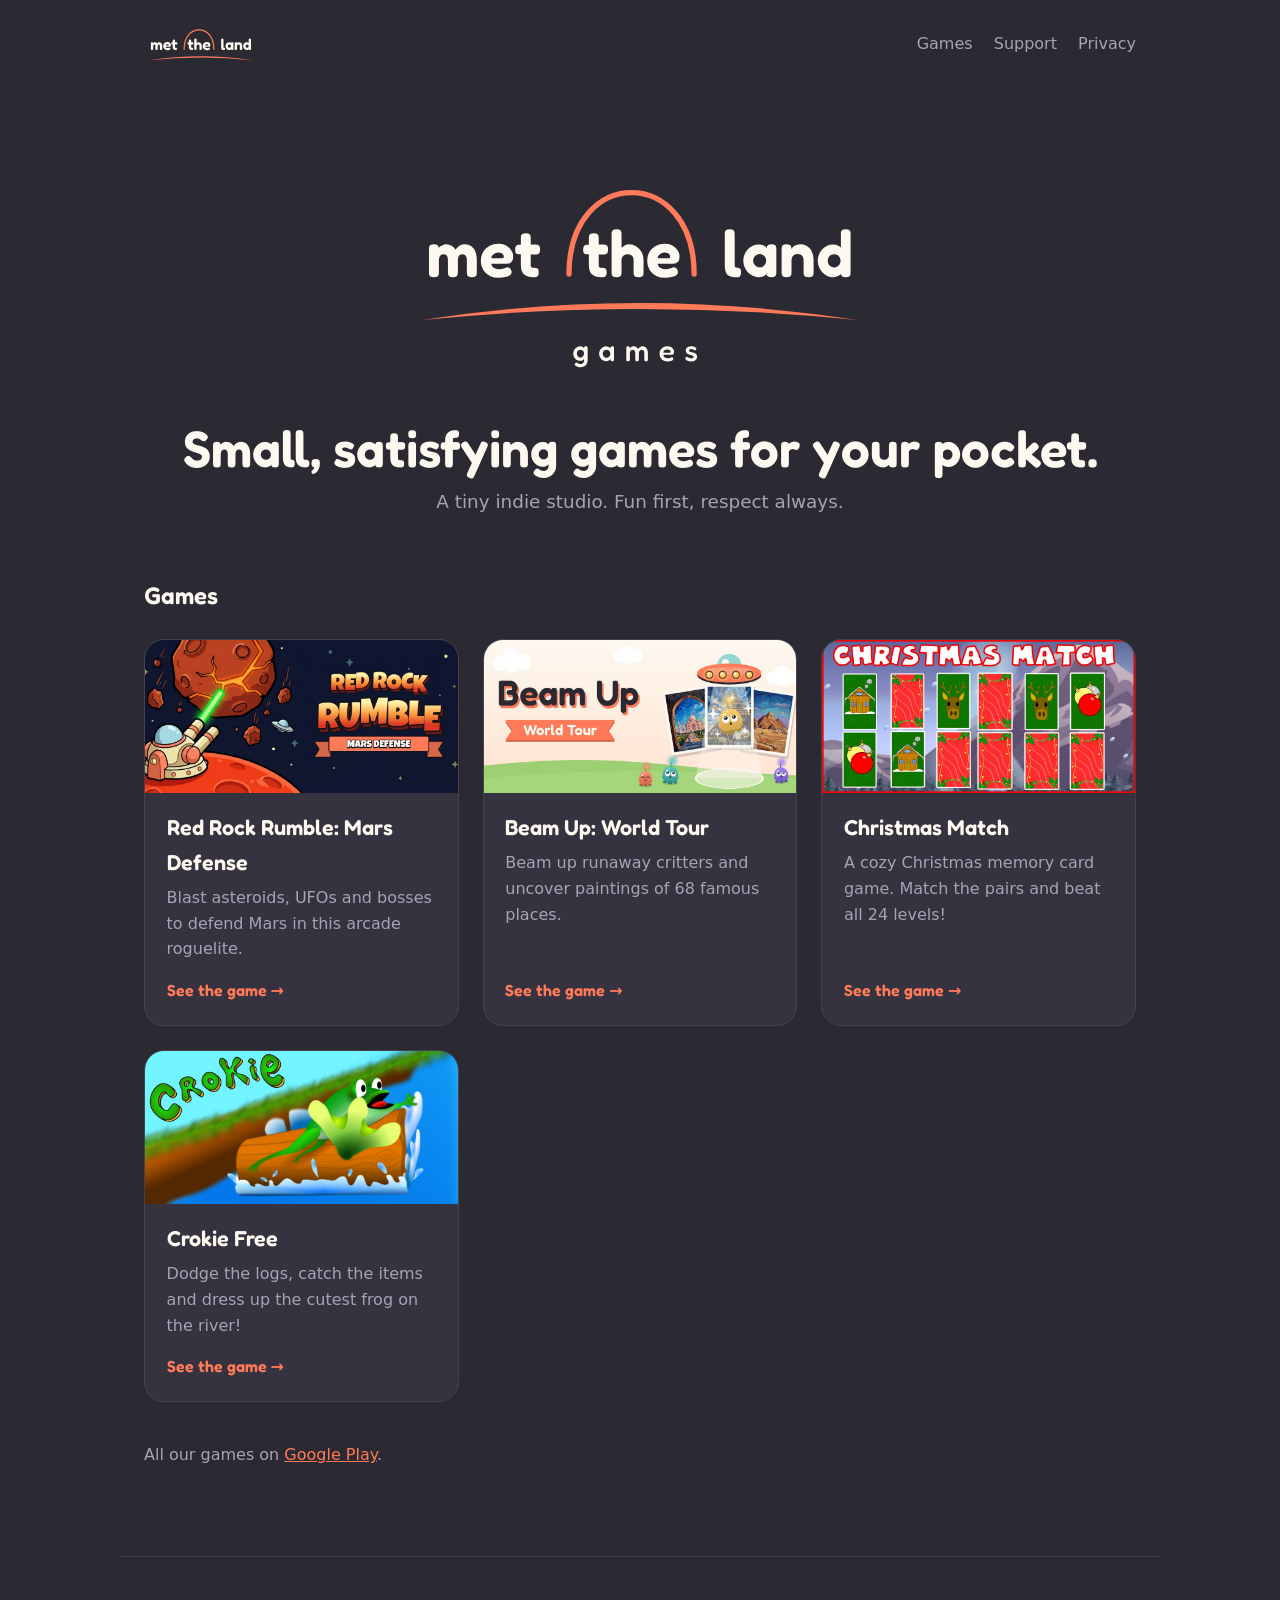
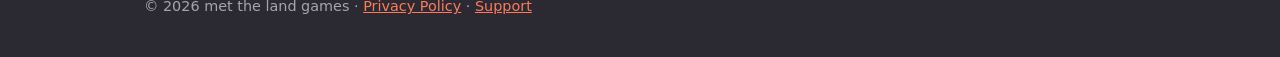
<file: index.html>
<!doctype html>
<html lang="en">
<head>
  <meta charset="utf-8">
  <meta name="viewport" content="width=device-width, initial-scale=1">
  <title>met the land games</title>
  <meta name="description" content="met the land games: small, satisfying mobile games from a tiny indie studio.">
  <link rel="canonical" href="https://metthelandgames.com/">
  <meta property="og:type" content="website">
  <meta property="og:site_name" content="met the land games">
  <meta property="og:title" content="met the land games">
  <meta property="og:description" content="met the land games: small, satisfying mobile games from a tiny indie studio.">
  <meta property="og:url" content="https://metthelandgames.com/">
  <meta property="og:image" content="https://metthelandgames.com/games/beam-up/banner.jpg">
  <meta name="twitter:card" content="summary_large_image">
  <link rel="icon" href="/favicon.svg" type="image/svg+xml">
  <link rel="apple-touch-icon" href="/apple-touch-icon.png">
  <meta name="theme-color" content="#2b2a33">
  <link rel="stylesheet" href="/style.css">
</head>
<body>
  <header class="wide">
    <a class="logo" href="/"><img src="/logo.svg" alt="met the land games" height="40"></a>
    <nav>
      <a href="/#games">Games</a>
      <a href="/support.html">Support</a>
      <a href="/privacy.html">Privacy</a>
    </nav>
  </header>

  <main class="wide">
    <section class="studio-hero">
      <img src="/logo-games.svg" alt="met the land games">
      <h1>Small, satisfying games for your pocket.</h1>
      <p class="muted">A tiny indie studio. Fun first, respect always.</p>
    </section>

    <h2 id="games">Games</h2>
    <div class="game-grid">
      <a class="game-card" href="/games/red-rock-rumble/">
        <img src="/games/red-rock-rumble/banner.jpg" alt="" width="1024" height="500" loading="lazy">
        <div class="game-card-body">
          <h3>Red Rock Rumble: Mars Defense</h3>
          <p>Blast asteroids, UFOs and bosses to defend Mars in this arcade roguelite.</p>
          <span class="more">See the game &rarr;</span>
        </div>
      </a>
      <a class="game-card" href="/games/beam-up/">
        <img src="/games/beam-up/banner.jpg" alt="" width="1024" height="500" loading="lazy">
        <div class="game-card-body">
          <h3>Beam Up: World Tour</h3>
          <p>Beam up runaway critters and uncover paintings of 68 famous places.</p>
          <span class="more">See the game &rarr;</span>
        </div>
      </a>
      <a class="game-card" href="/games/christmas-match/">
        <img src="/games/christmas-match/banner.jpg" alt="" width="1024" height="500" loading="lazy">
        <div class="game-card-body">
          <h3>Christmas Match</h3>
          <p>A cozy Christmas memory card game. Match the pairs and beat all 24 levels!</p>
          <span class="more">See the game &rarr;</span>
        </div>
      </a>
      <a class="game-card" href="/games/crokie-free/">
        <img src="/games/crokie-free/banner.jpg" alt="" width="1024" height="500" loading="lazy">
        <div class="game-card-body">
          <h3>Crokie Free</h3>
          <p>Dodge the logs, catch the items and dress up the cutest frog on the river!</p>
          <span class="more">See the game &rarr;</span>
        </div>
      </a>
    </div>
    <p class="muted">All our games on <a href="https://play.google.com/store/apps/dev?id=8334969832625227212">Google Play</a>.</p>
  </main>

  <footer class="wide">
    <p>&copy; 2026 met the land games &middot; <a href="/privacy.html">Privacy Policy</a> &middot; <a href="/support.html">Support</a></p>
  </footer>
</body>
</html>
</file>
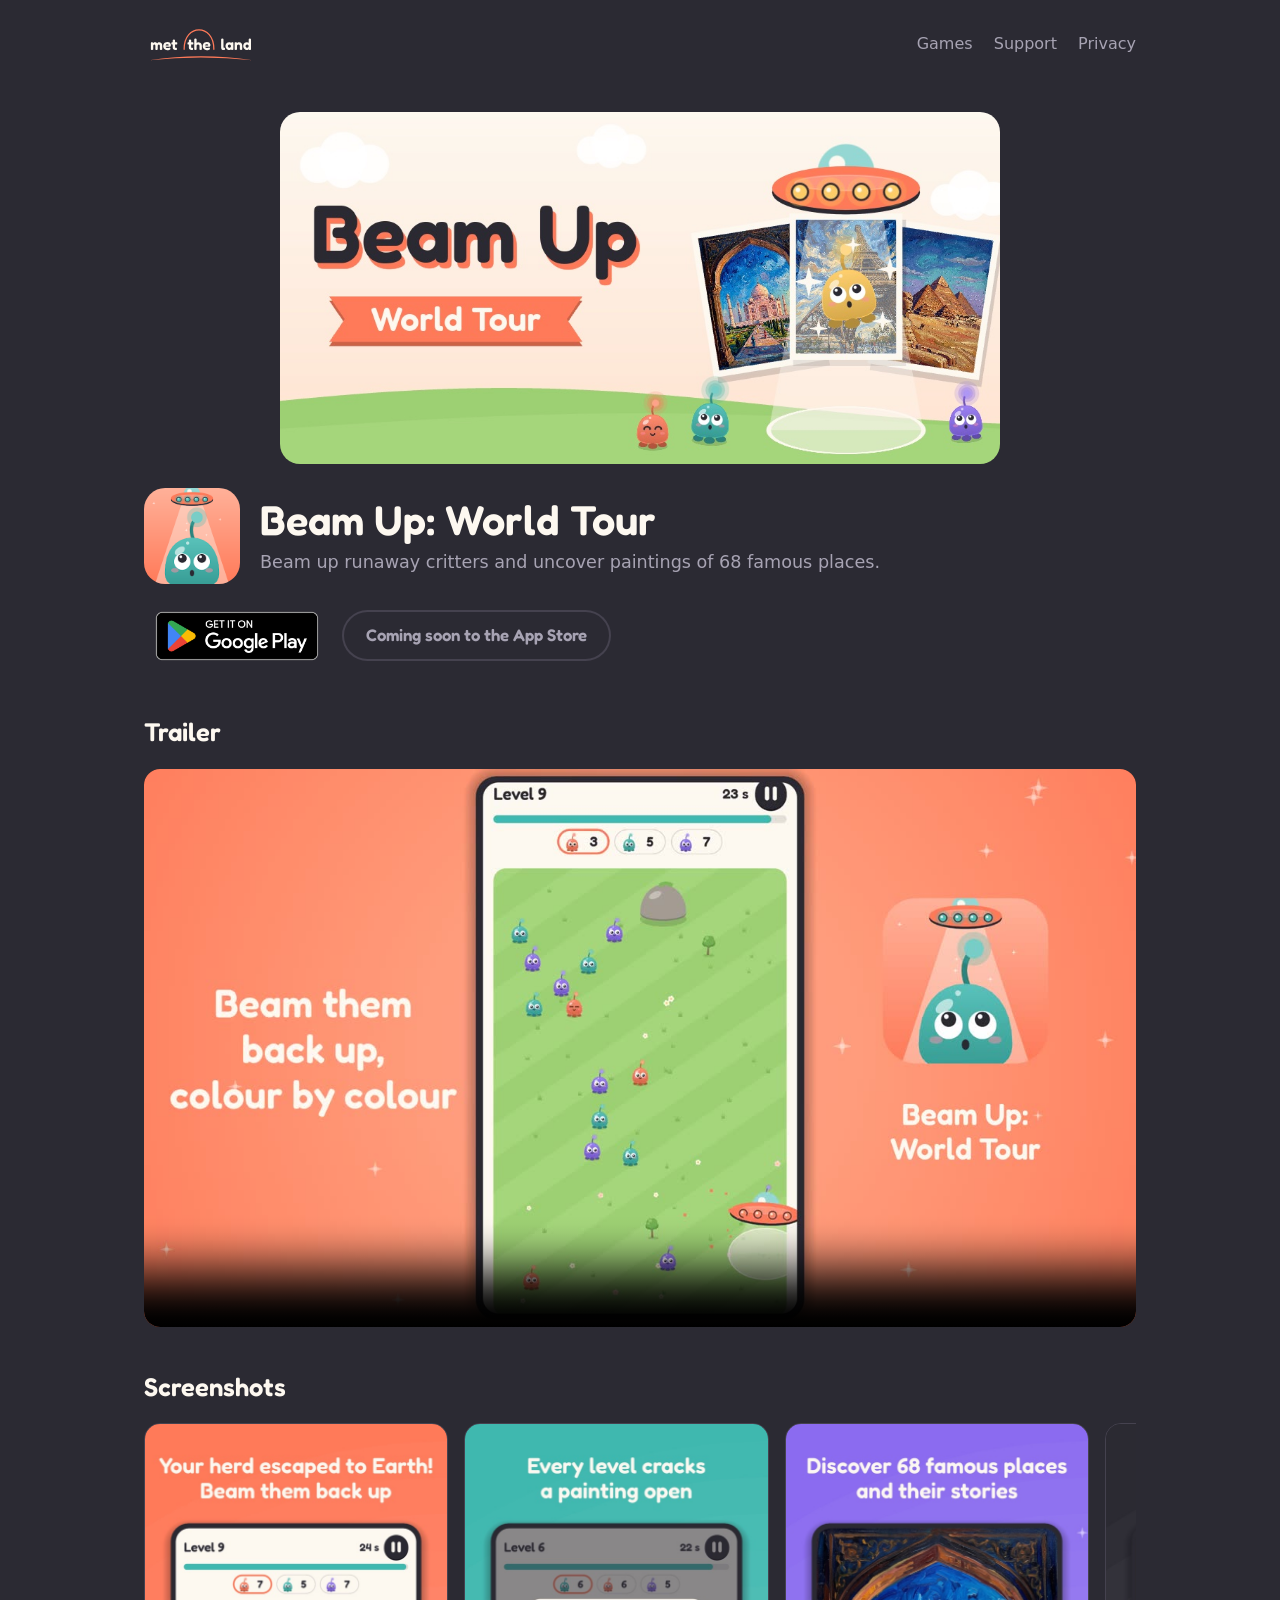
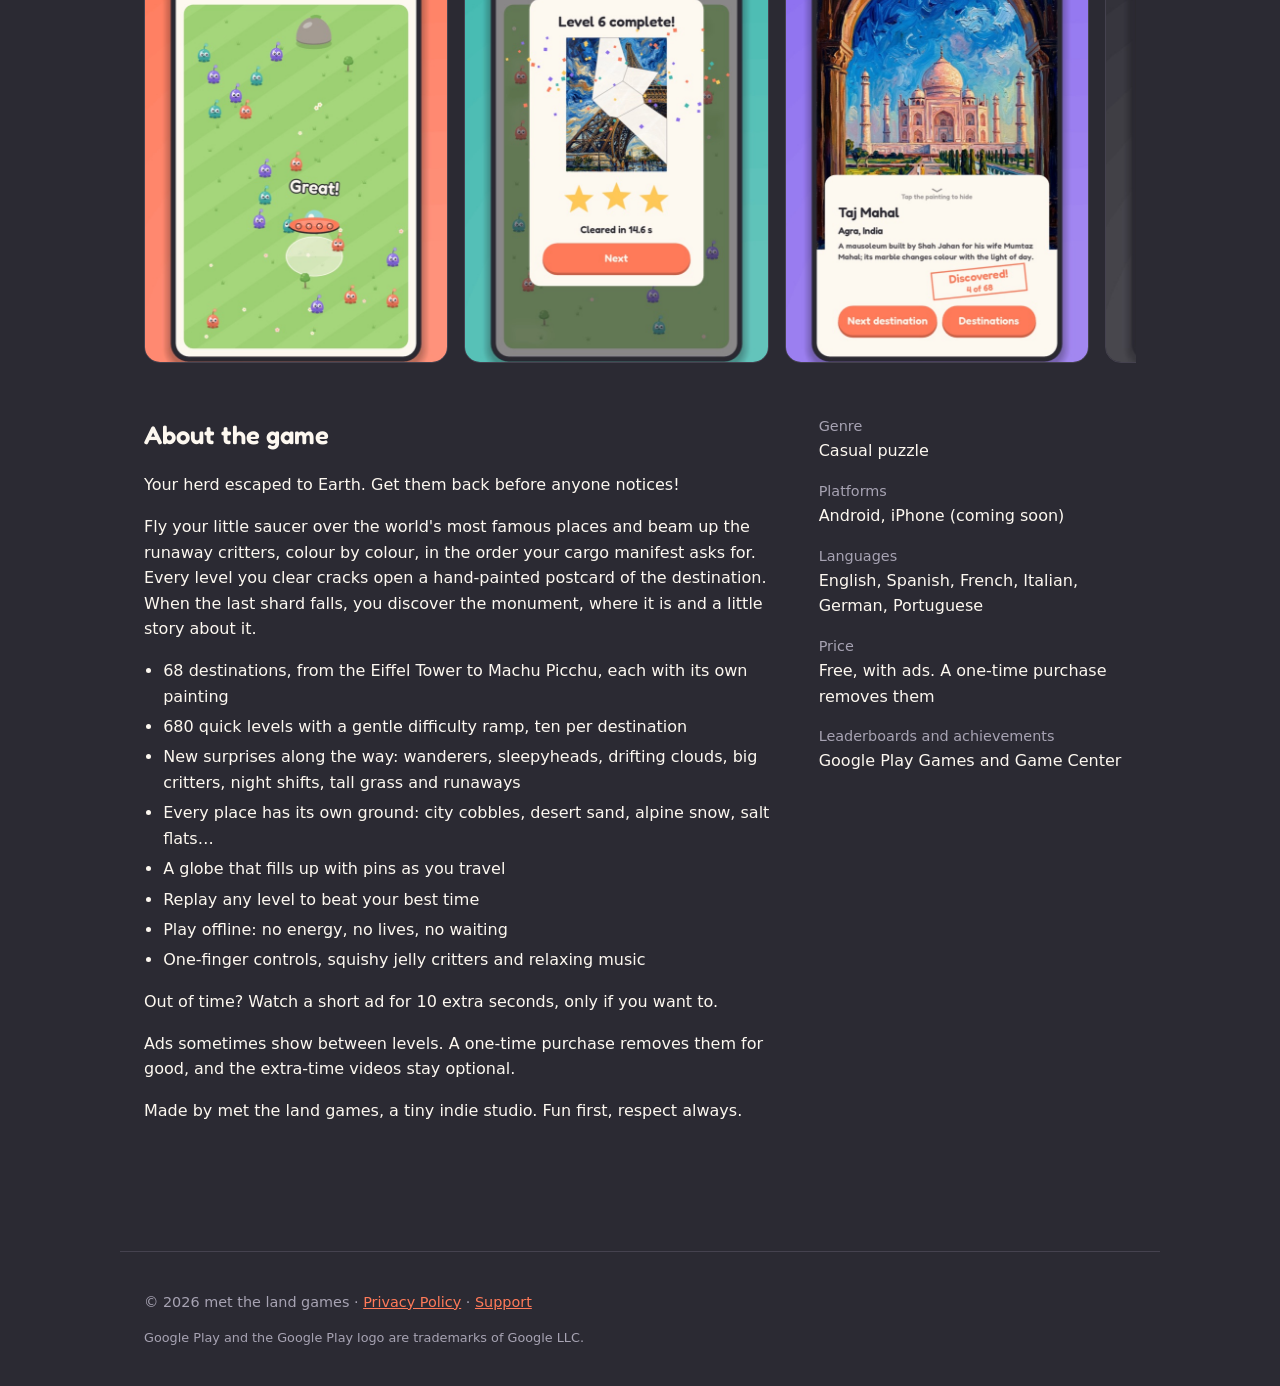
<file: games/beam-up/index.html>
<!doctype html>
<html lang="en">
<head>
  <meta charset="utf-8">
  <meta name="viewport" content="width=device-width, initial-scale=1">
  <title>Beam Up: World Tour · met the land games</title>
  <meta name="description" content="Beam up runaway critters and uncover paintings of 68 famous places.">
  <link rel="canonical" href="https://metthelandgames.com/games/beam-up/">
  <meta property="og:type" content="website">
  <meta property="og:site_name" content="met the land games">
  <meta property="og:title" content="Beam Up: World Tour · met the land games">
  <meta property="og:description" content="Beam up runaway critters and uncover paintings of 68 famous places.">
  <meta property="og:url" content="https://metthelandgames.com/games/beam-up/">
  <meta property="og:image" content="https://metthelandgames.com/games/beam-up/banner.jpg">
  <meta name="twitter:card" content="summary_large_image">
  <link rel="icon" href="/favicon.svg" type="image/svg+xml">
  <link rel="apple-touch-icon" href="/apple-touch-icon.png">
  <meta name="theme-color" content="#2b2a33">
  <link rel="stylesheet" href="/style.css">
</head>
<body>
  <header class="wide">
    <a class="logo" href="/"><img src="/logo.svg" alt="met the land games" height="40"></a>
    <nav>
      <a href="/#games">Games</a>
      <a href="/support.html">Support</a>
      <a href="/privacy.html">Privacy</a>
    </nav>
  </header>

  <main class="wide">
    <img class="game-banner" src="/games/beam-up/banner.jpg" alt="" width="1024" height="500">
    <div class="game-title">
      <img src="/games/beam-up.png" alt="">
      <div>
        <h1>Beam Up: World Tour</h1>
        <p>Beam up runaway critters and uncover paintings of 68 famous places.</p>
      </div>
    </div>
    <div class="stores">
      <a class="badge" href="https://play.google.com/store/apps/details?id=com.metthelandgames.beamup"><img src="/badges/google-play.png" alt="Get it on Google Play" width="186" height="72"></a>
      <!-- When the app is live, replace the span below with: <a class="badge" href="https://apps.apple.com/app/id6829288733"><img src="/badges/app-store.svg" alt="Download on the App Store" width="144" height="48"></a>, update Platforms below, and add to the footer: App Store and the Apple logo are trademarks of Apple Inc. -->
      <span class="btn soon">Coming soon to the App Store</span>
    </div>

    <section class="section">
      <h2>Trailer</h2>
      <video class="trailer" controls playsinline preload="none" poster="/games/beam-up/poster.jpg" src="/games/beam-up/trailer.mp4"></video>
    </section>

    <section class="section">
      <h2>Screenshots</h2>
      <div class="shots">
      <a href="/games/beam-up/shots/01.jpg"><img src="/games/beam-up/shots/01.jpg" alt="Beam Up: World Tour screenshot 1" loading="lazy"></a>
      <a href="/games/beam-up/shots/02.jpg"><img src="/games/beam-up/shots/02.jpg" alt="Beam Up: World Tour screenshot 2" loading="lazy"></a>
      <a href="/games/beam-up/shots/03.jpg"><img src="/games/beam-up/shots/03.jpg" alt="Beam Up: World Tour screenshot 3" loading="lazy"></a>
      <a href="/games/beam-up/shots/04.jpg"><img src="/games/beam-up/shots/04.jpg" alt="Beam Up: World Tour screenshot 4" loading="lazy"></a>
      <a href="/games/beam-up/shots/05.jpg"><img src="/games/beam-up/shots/05.jpg" alt="Beam Up: World Tour screenshot 5" loading="lazy"></a>
      <a href="/games/beam-up/shots/06.jpg"><img src="/games/beam-up/shots/06.jpg" alt="Beam Up: World Tour screenshot 6" loading="lazy"></a>
      <a href="/games/beam-up/shots/07.jpg"><img src="/games/beam-up/shots/07.jpg" alt="Beam Up: World Tour screenshot 7" loading="lazy"></a>
      <a href="/games/beam-up/shots/08.jpg"><img src="/games/beam-up/shots/08.jpg" alt="Beam Up: World Tour screenshot 8" loading="lazy"></a>
      </div>
    </section>

    <section class="section game-info">
      <div>
        <h2>About the game</h2>
      <p>Your herd escaped to Earth. Get them back before anyone notices!</p>
      <p>Fly your little saucer over the world's most famous places and beam up the runaway critters, colour by colour, in the order your cargo manifest asks for. Every level you clear cracks open a hand-painted postcard of the destination. When the last shard falls, you discover the monument, where it is and a little story about it.</p>
      <ul>
        <li>68 destinations, from the Eiffel Tower to Machu Picchu, each with its own painting</li>
        <li>680 quick levels with a gentle difficulty ramp, ten per destination</li>
        <li>New surprises along the way: wanderers, sleepyheads, drifting clouds, big critters, night shifts, tall grass and runaways</li>
        <li>Every place has its own ground: city cobbles, desert sand, alpine snow, salt flats…</li>
        <li>A globe that fills up with pins as you travel</li>
        <li>Replay any level to beat your best time</li>
        <li>Play offline: no energy, no lives, no waiting</li>
        <li>One-finger controls, squishy jelly critters and relaxing music</li>
      </ul>
      <p>Out of time? Watch a short ad for 10 extra seconds, only if you want to.</p>
      <p>Ads sometimes show between levels. A one-time purchase removes them for good, and the extra-time videos stay optional.</p>
      <p>Made by met the land games, a tiny indie studio. Fun first, respect always.</p>
      </div>
      <dl class="facts">
        <dt>Genre</dt><dd>Casual puzzle</dd>
        <dt>Platforms</dt><dd>Android, iPhone (coming soon)</dd>
        <dt>Languages</dt><dd>English, Spanish, French, Italian, German, Portuguese</dd>
        <dt>Price</dt><dd>Free, with ads. A one-time purchase removes them</dd>
        <dt>Leaderboards and achievements</dt><dd>Google Play Games and Game Center</dd>
      </dl>
    </section>
  </main>

  <footer class="wide">
    <p>&copy; 2026 met the land games &middot; <a href="/privacy.html">Privacy Policy</a> &middot; <a href="/support.html">Support</a></p>
    <p class="legal">Google Play and the Google Play logo are trademarks of Google LLC.</p>
  </footer>
</body>
</html>
</file>
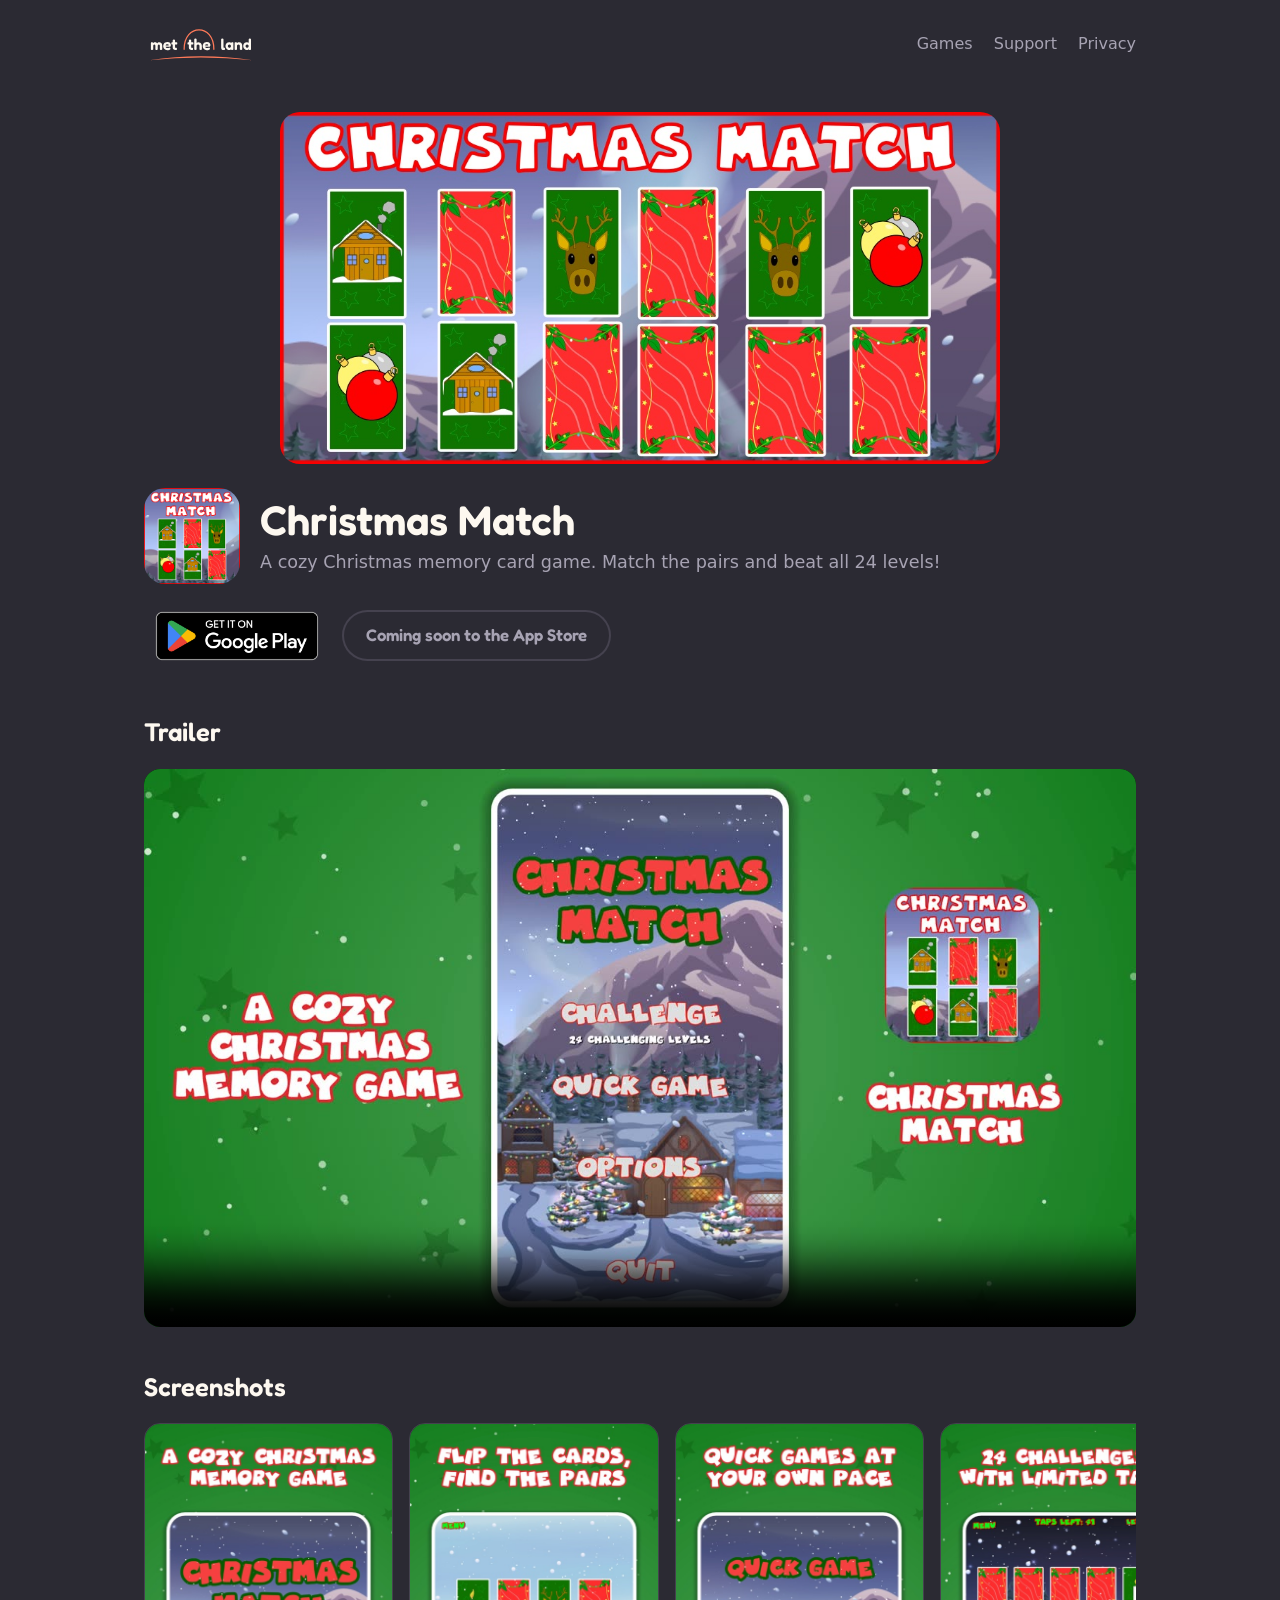
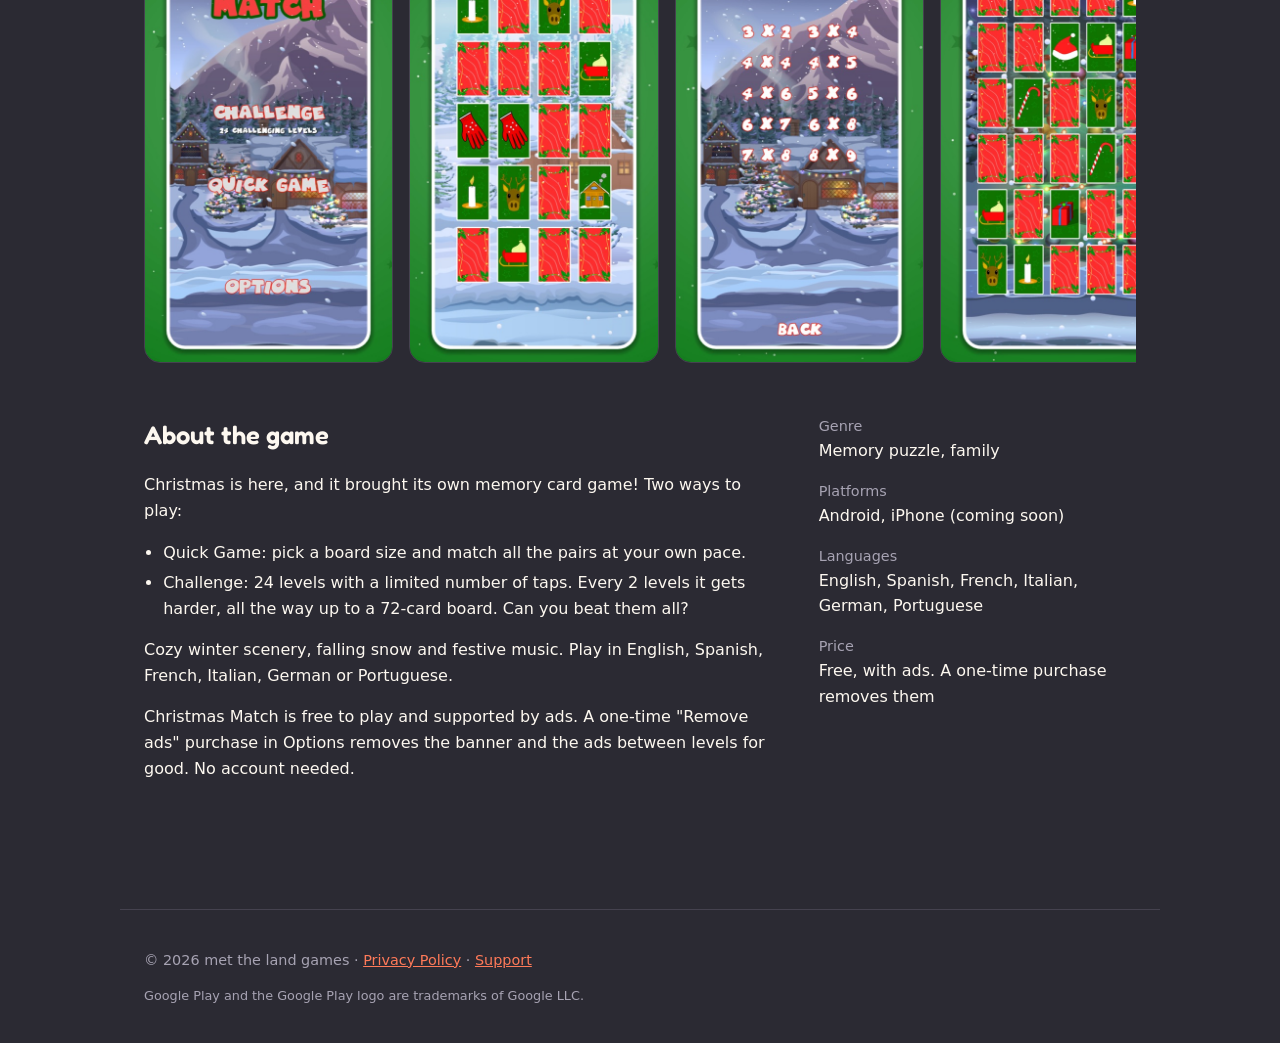
<file: games/christmas-match/index.html>
<!doctype html>
<html lang="en">
<head>
  <meta charset="utf-8">
  <meta name="viewport" content="width=device-width, initial-scale=1">
  <title>Christmas Match · met the land games</title>
  <meta name="description" content="A cozy Christmas memory card game. Match the pairs and beat all 24 levels!">
  <link rel="canonical" href="https://metthelandgames.com/games/christmas-match/">
  <meta property="og:type" content="website">
  <meta property="og:site_name" content="met the land games">
  <meta property="og:title" content="Christmas Match · met the land games">
  <meta property="og:description" content="A cozy Christmas memory card game. Match the pairs and beat all 24 levels!">
  <meta property="og:url" content="https://metthelandgames.com/games/christmas-match/">
  <meta property="og:image" content="https://metthelandgames.com/games/christmas-match/banner.jpg">
  <meta name="twitter:card" content="summary_large_image">
  <link rel="icon" href="/favicon.svg" type="image/svg+xml">
  <link rel="apple-touch-icon" href="/apple-touch-icon.png">
  <meta name="theme-color" content="#2b2a33">
  <link rel="stylesheet" href="/style.css">
</head>
<body>
  <header class="wide">
    <a class="logo" href="/"><img src="/logo.svg" alt="met the land games" height="40"></a>
    <nav>
      <a href="/#games">Games</a>
      <a href="/support.html">Support</a>
      <a href="/privacy.html">Privacy</a>
    </nav>
  </header>

  <main class="wide">
    <img class="game-banner" src="/games/christmas-match/banner.jpg" alt="" width="1024" height="500">
    <div class="game-title">
      <img src="/games/christmas-match.png" alt="">
      <div>
        <h1>Christmas Match</h1>
        <p>A cozy Christmas memory card game. Match the pairs and beat all 24 levels!</p>
      </div>
    </div>
    <div class="stores">
      <a class="badge" href="https://play.google.com/store/apps/details?id=com.metthelandgames.christmatch"><img src="/badges/google-play.png" alt="Get it on Google Play" width="186" height="72"></a>
      <!-- When the app is live, replace the span below with: <a class="badge" href="https://apps.apple.com/app/id6827131200"><img src="/badges/app-store.svg" alt="Download on the App Store" width="144" height="48"></a>, update Platforms below, and add to the footer: App Store and the Apple logo are trademarks of Apple Inc. -->
      <span class="btn soon">Coming soon to the App Store</span>
    </div>

    <section class="section">
      <h2>Trailer</h2>
      <video class="trailer" controls playsinline preload="none" poster="/games/christmas-match/poster.jpg" src="/games/christmas-match/trailer.mp4"></video>
    </section>

    <section class="section">
      <h2>Screenshots</h2>
      <div class="shots">
      <a href="/games/christmas-match/shots/01.jpg"><img src="/games/christmas-match/shots/01.jpg" alt="Christmas Match screenshot 1" loading="lazy"></a>
      <a href="/games/christmas-match/shots/02.jpg"><img src="/games/christmas-match/shots/02.jpg" alt="Christmas Match screenshot 2" loading="lazy"></a>
      <a href="/games/christmas-match/shots/03.jpg"><img src="/games/christmas-match/shots/03.jpg" alt="Christmas Match screenshot 3" loading="lazy"></a>
      <a href="/games/christmas-match/shots/04.jpg"><img src="/games/christmas-match/shots/04.jpg" alt="Christmas Match screenshot 4" loading="lazy"></a>
      <a href="/games/christmas-match/shots/05.jpg"><img src="/games/christmas-match/shots/05.jpg" alt="Christmas Match screenshot 5" loading="lazy"></a>
      <a href="/games/christmas-match/shots/06.jpg"><img src="/games/christmas-match/shots/06.jpg" alt="Christmas Match screenshot 6" loading="lazy"></a>
      <a href="/games/christmas-match/shots/07.jpg"><img src="/games/christmas-match/shots/07.jpg" alt="Christmas Match screenshot 7" loading="lazy"></a>
      </div>
    </section>

    <section class="section game-info">
      <div>
        <h2>About the game</h2>
      <p>Christmas is here, and it brought its own memory card game! Two ways to play:</p>
      <ul>
        <li>Quick Game: pick a board size and match all the pairs at your own pace.</li>
        <li>Challenge: 24 levels with a limited number of taps. Every 2 levels it gets harder, all the way up to a 72-card board. Can you beat them all?</li>
      </ul>
      <p>Cozy winter scenery, falling snow and festive music. Play in English, Spanish, French, Italian, German or Portuguese.</p>
      <p>Christmas Match is free to play and supported by ads. A one-time "Remove ads" purchase in Options removes the banner and the ads between levels for good. No account needed.</p>
      </div>
      <dl class="facts">
        <dt>Genre</dt><dd>Memory puzzle, family</dd>
        <dt>Platforms</dt><dd>Android, iPhone (coming soon)</dd>
        <dt>Languages</dt><dd>English, Spanish, French, Italian, German, Portuguese</dd>
        <dt>Price</dt><dd>Free, with ads. A one-time purchase removes them</dd>
      </dl>
    </section>
  </main>

  <footer class="wide">
    <p>&copy; 2026 met the land games &middot; <a href="/privacy.html">Privacy Policy</a> &middot; <a href="/support.html">Support</a></p>
    <p class="legal">Google Play and the Google Play logo are trademarks of Google LLC.</p>
  </footer>
</body>
</html>
</file>
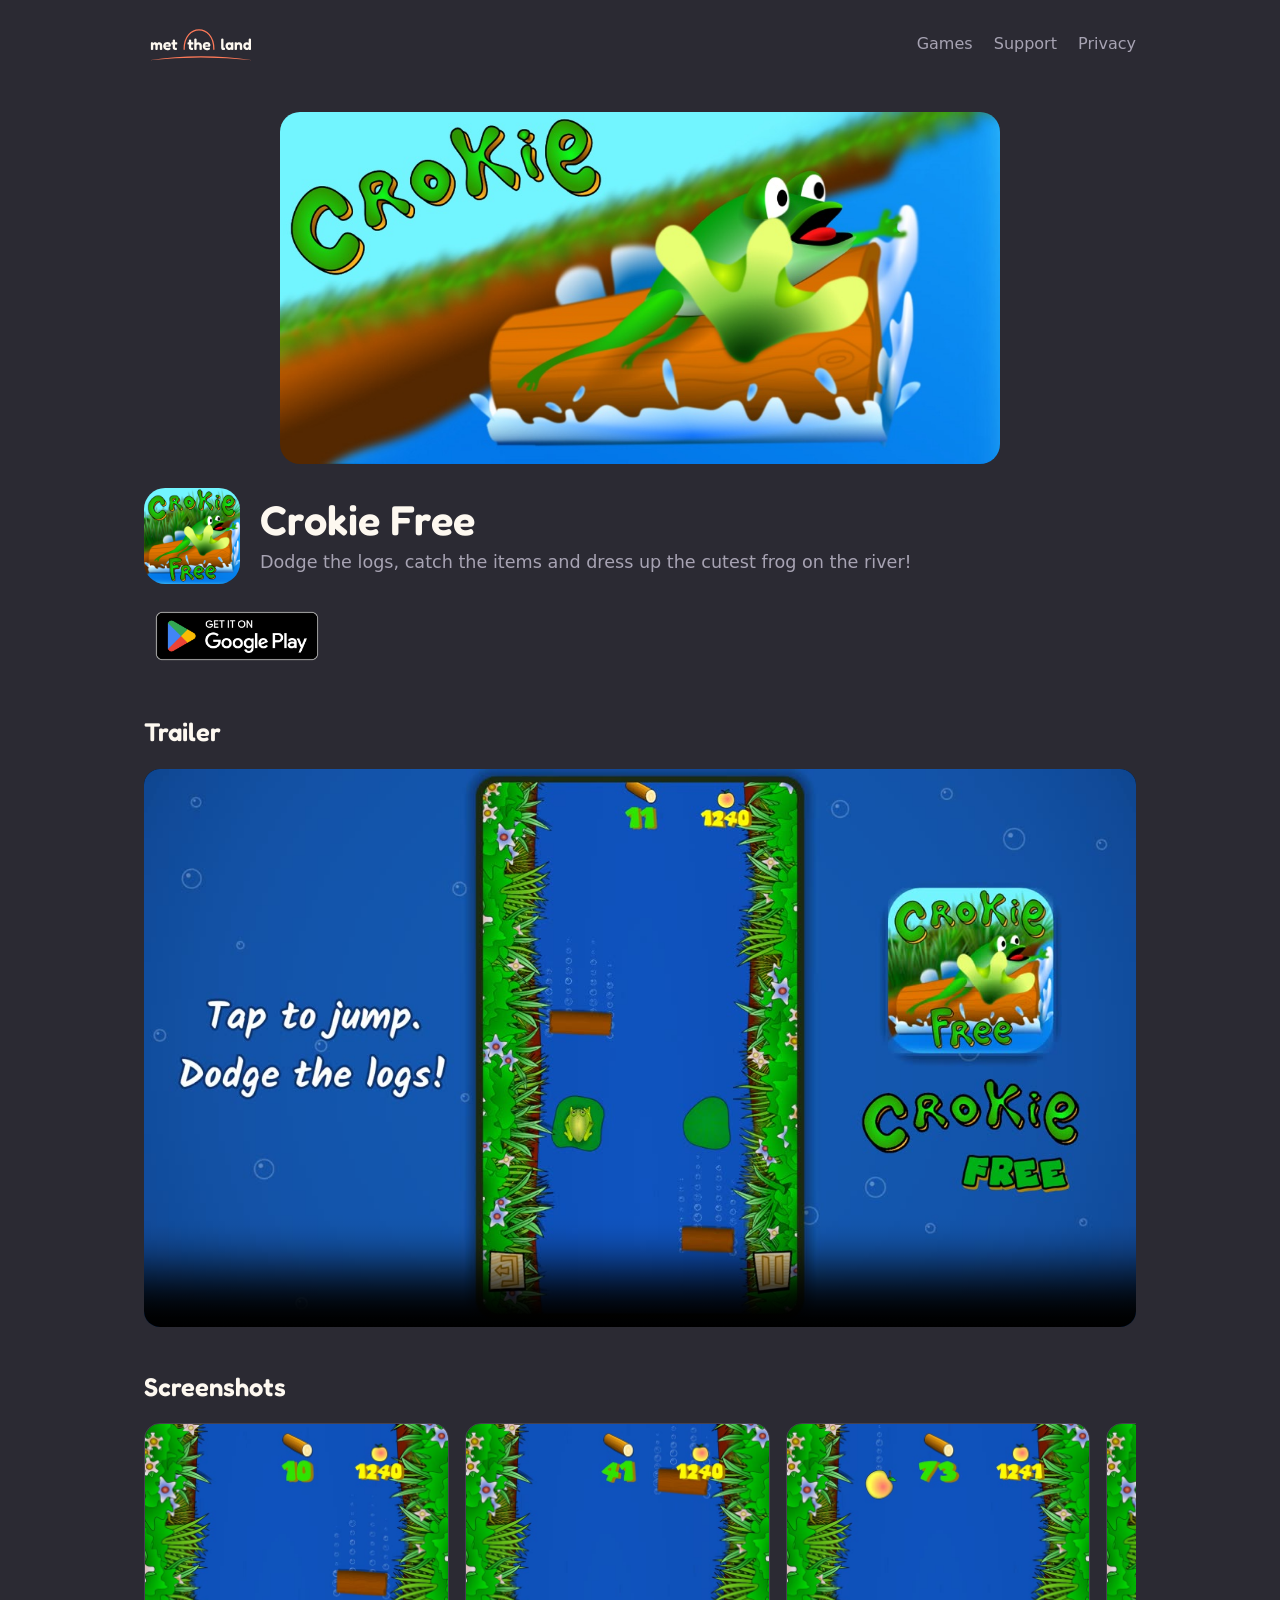
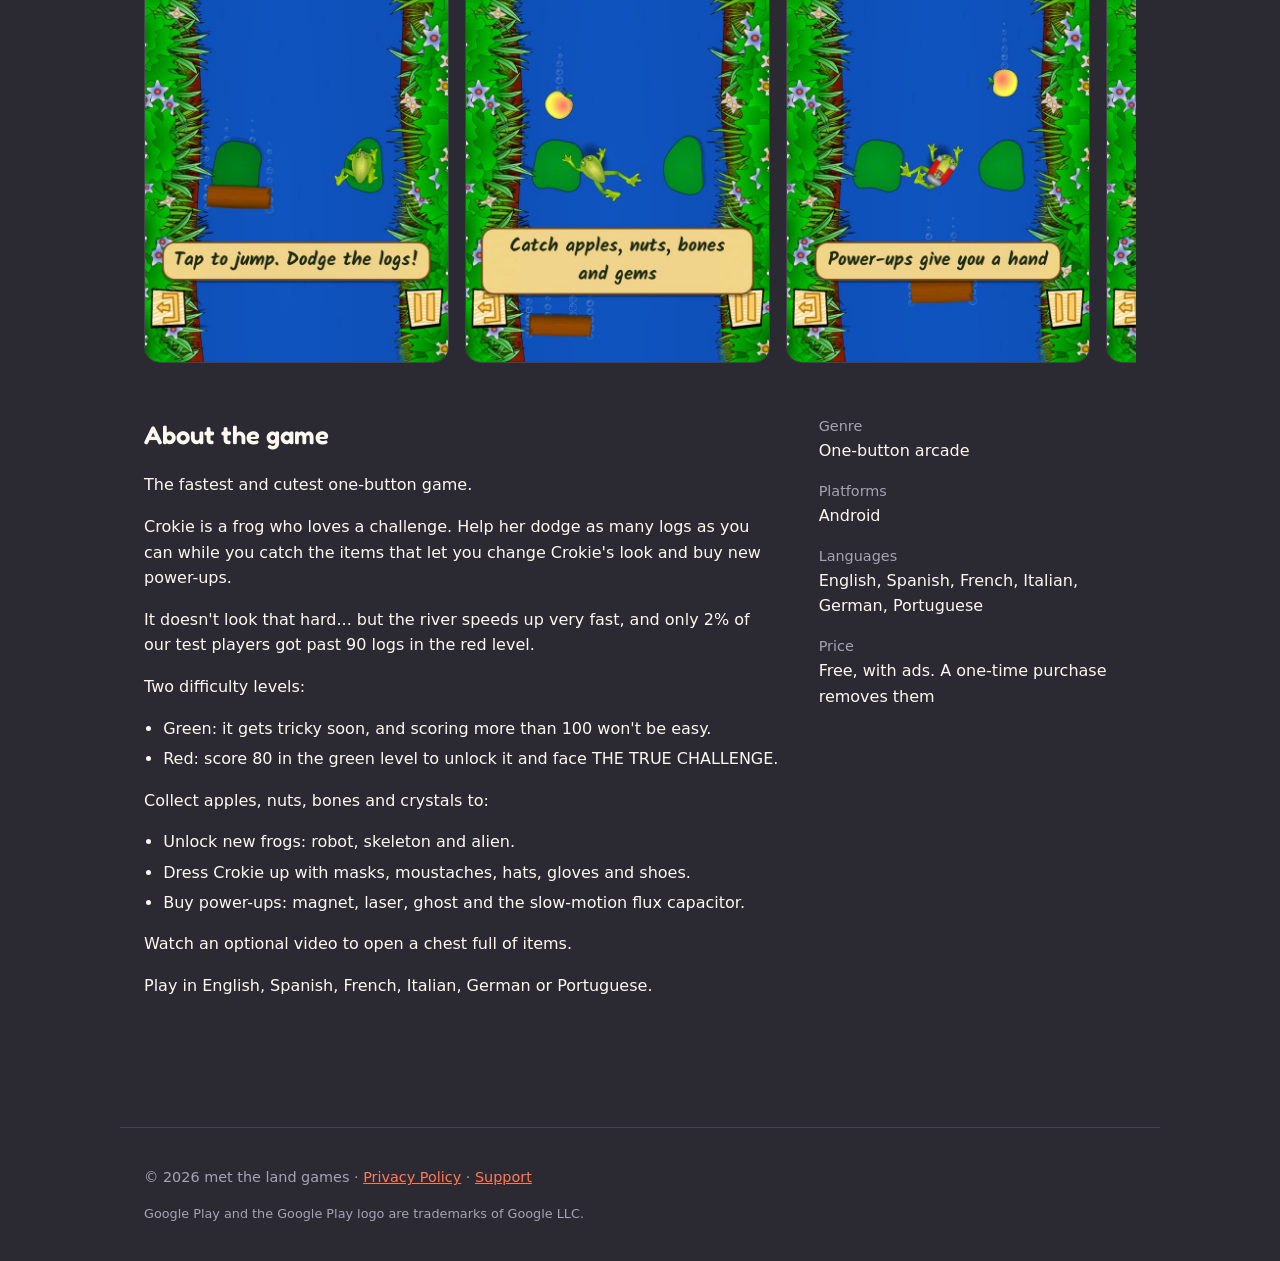
<file: games/crokie-free/index.html>
<!doctype html>
<html lang="en">
<head>
  <meta charset="utf-8">
  <meta name="viewport" content="width=device-width, initial-scale=1">
  <title>Crokie Free · met the land games</title>
  <meta name="description" content="Dodge the logs, catch the items and dress up the cutest frog on the river!">
  <link rel="canonical" href="https://metthelandgames.com/games/crokie-free/">
  <meta property="og:type" content="website">
  <meta property="og:site_name" content="met the land games">
  <meta property="og:title" content="Crokie Free · met the land games">
  <meta property="og:description" content="Dodge the logs, catch the items and dress up the cutest frog on the river!">
  <meta property="og:url" content="https://metthelandgames.com/games/crokie-free/">
  <meta property="og:image" content="https://metthelandgames.com/games/crokie-free/banner.jpg">
  <meta name="twitter:card" content="summary_large_image">
  <link rel="icon" href="/favicon.svg" type="image/svg+xml">
  <link rel="apple-touch-icon" href="/apple-touch-icon.png">
  <meta name="theme-color" content="#2b2a33">
  <link rel="stylesheet" href="/style.css">
</head>
<body>
  <header class="wide">
    <a class="logo" href="/"><img src="/logo.svg" alt="met the land games" height="40"></a>
    <nav>
      <a href="/#games">Games</a>
      <a href="/support.html">Support</a>
      <a href="/privacy.html">Privacy</a>
    </nav>
  </header>

  <main class="wide">
    <img class="game-banner" src="/games/crokie-free/banner.jpg" alt="" width="1024" height="500">
    <div class="game-title">
      <img src="/games/crokie-free.png" alt="">
      <div>
        <h1>Crokie Free</h1>
        <p>Dodge the logs, catch the items and dress up the cutest frog on the river!</p>
      </div>
    </div>
    <div class="stores">
      <a class="badge" href="https://play.google.com/store/apps/details?id=org.crokie.crokiefree"><img src="/badges/google-play.png" alt="Get it on Google Play" width="186" height="72"></a>
    </div>

    <section class="section">
      <h2>Trailer</h2>
      <video class="trailer" controls playsinline preload="none" poster="/games/crokie-free/poster.jpg" src="/games/crokie-free/trailer.mp4"></video>
    </section>

    <section class="section">
      <h2>Screenshots</h2>
      <div class="shots">
      <a href="/games/crokie-free/shots/01.jpg"><img src="/games/crokie-free/shots/01.jpg" alt="Crokie Free screenshot 1" loading="lazy"></a>
      <a href="/games/crokie-free/shots/02.jpg"><img src="/games/crokie-free/shots/02.jpg" alt="Crokie Free screenshot 2" loading="lazy"></a>
      <a href="/games/crokie-free/shots/03.jpg"><img src="/games/crokie-free/shots/03.jpg" alt="Crokie Free screenshot 3" loading="lazy"></a>
      <a href="/games/crokie-free/shots/04.jpg"><img src="/games/crokie-free/shots/04.jpg" alt="Crokie Free screenshot 4" loading="lazy"></a>
      <a href="/games/crokie-free/shots/05.jpg"><img src="/games/crokie-free/shots/05.jpg" alt="Crokie Free screenshot 5" loading="lazy"></a>
      </div>
    </section>

    <section class="section game-info">
      <div>
        <h2>About the game</h2>
      <p>The fastest and cutest one-button game.</p>
      <p>Crokie is a frog who loves a challenge. Help her dodge as many logs as you can while you catch the items that let you change Crokie's look and buy new power-ups.</p>
      <p>It doesn't look that hard... but the river speeds up very fast, and only 2% of our test players got past 90 logs in the red level.</p>
      <p>Two difficulty levels:</p>
      <ul>
        <li>Green: it gets tricky soon, and scoring more than 100 won't be easy.</li>
        <li>Red: score 80 in the green level to unlock it and face THE TRUE CHALLENGE.</li>
      </ul>
      <p>Collect apples, nuts, bones and crystals to:</p>
      <ul>
        <li>Unlock new frogs: robot, skeleton and alien.</li>
        <li>Dress Crokie up with masks, moustaches, hats, gloves and shoes.</li>
        <li>Buy power-ups: magnet, laser, ghost and the slow-motion flux capacitor.</li>
      </ul>
      <p>Watch an optional video to open a chest full of items.</p>
      <p>Play in English, Spanish, French, Italian, German or Portuguese.</p>
      </div>
      <dl class="facts">
        <dt>Genre</dt><dd>One-button arcade</dd>
        <dt>Platforms</dt><dd>Android</dd>
        <dt>Languages</dt><dd>English, Spanish, French, Italian, German, Portuguese</dd>
        <dt>Price</dt><dd>Free, with ads. A one-time purchase removes them</dd>
      </dl>
    </section>
  </main>

  <footer class="wide">
    <p>&copy; 2026 met the land games &middot; <a href="/privacy.html">Privacy Policy</a> &middot; <a href="/support.html">Support</a></p>
    <p class="legal">Google Play and the Google Play logo are trademarks of Google LLC.</p>
  </footer>
</body>
</html>
</file>
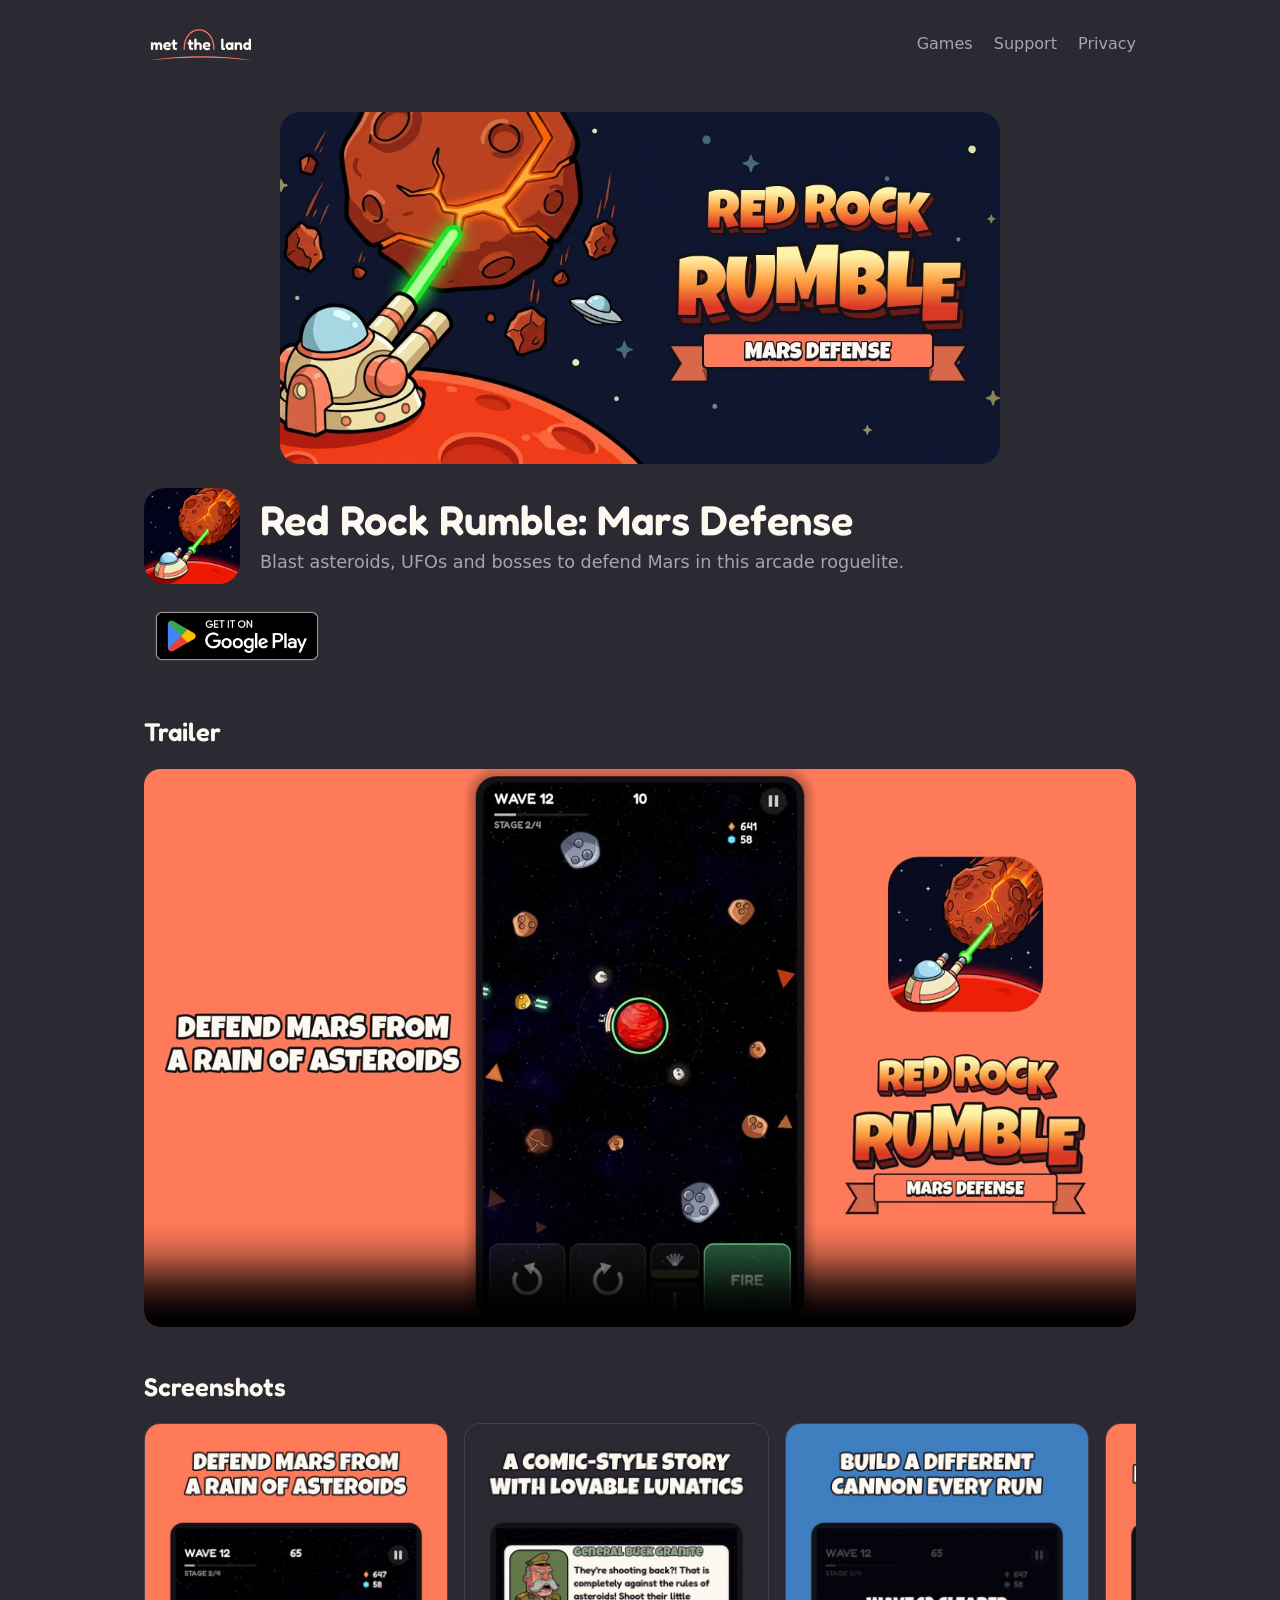
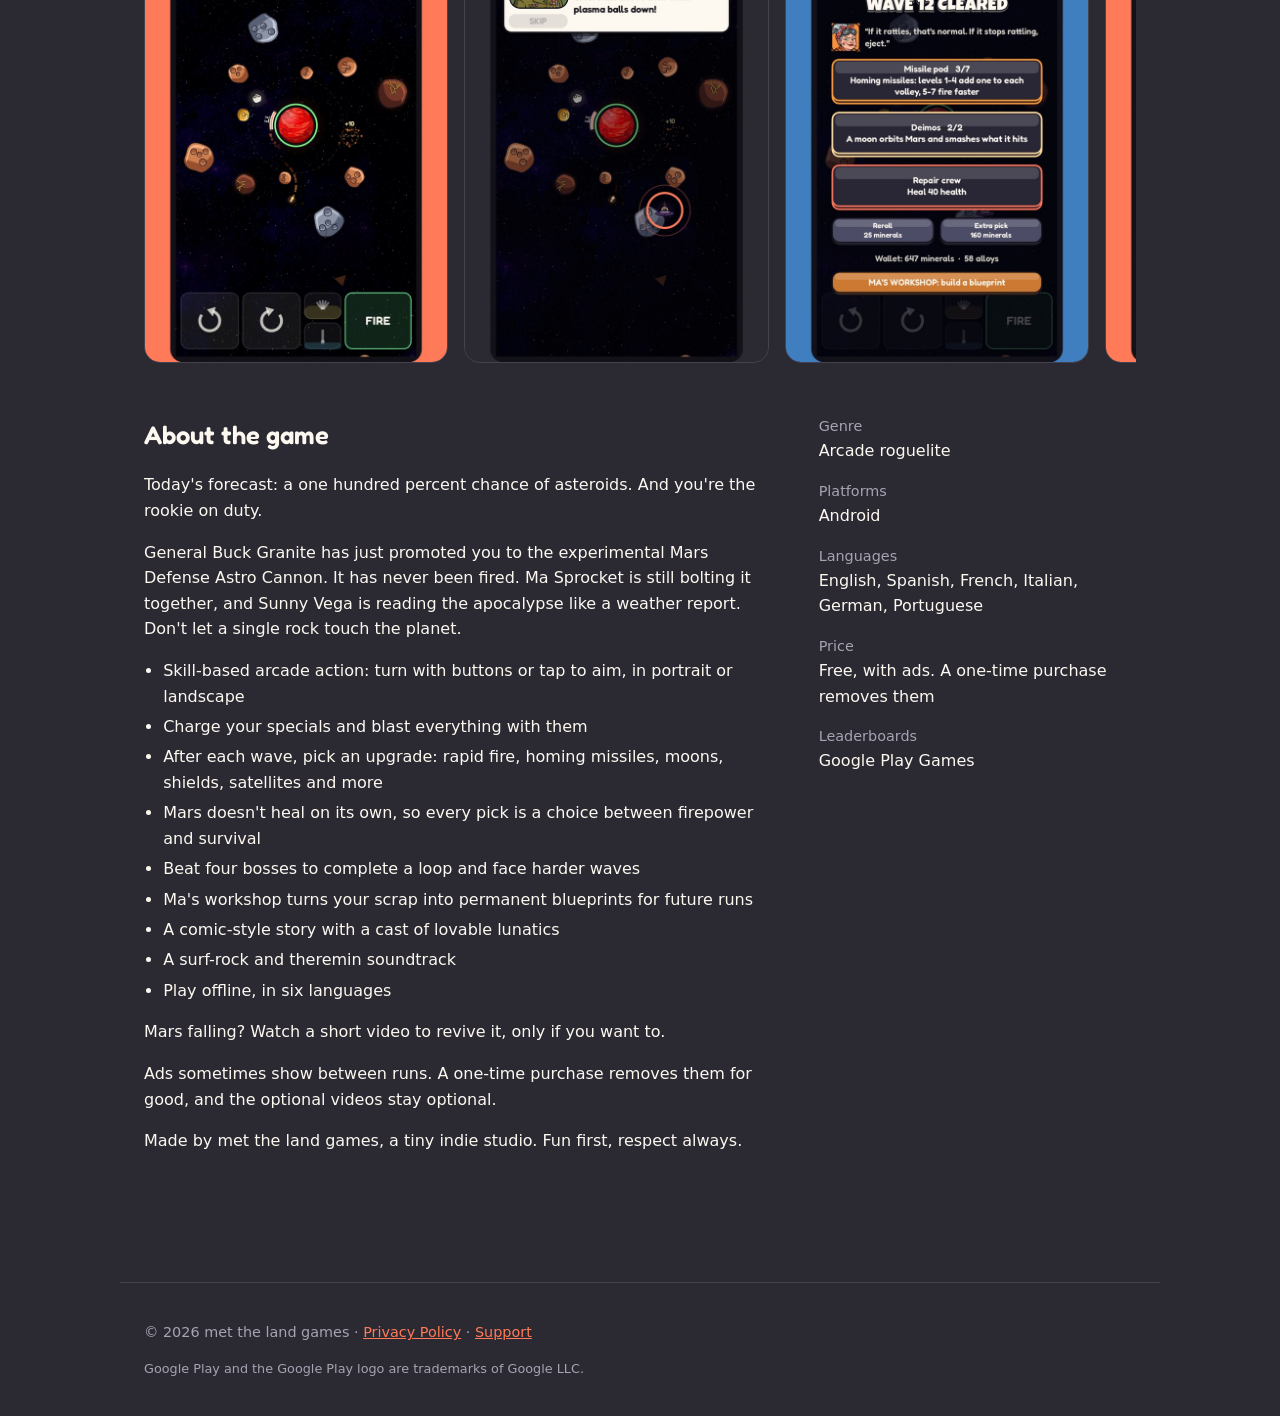
<file: games/red-rock-rumble/index.html>
<!doctype html>
<html lang="en">
<head>
  <meta charset="utf-8">
  <meta name="viewport" content="width=device-width, initial-scale=1">
  <title>Red Rock Rumble: Mars Defense · met the land games</title>
  <meta name="description" content="Blast asteroids, UFOs and bosses to defend Mars in this arcade roguelite.">
  <link rel="canonical" href="https://metthelandgames.com/games/red-rock-rumble/">
  <meta property="og:type" content="website">
  <meta property="og:site_name" content="met the land games">
  <meta property="og:title" content="Red Rock Rumble: Mars Defense · met the land games">
  <meta property="og:description" content="Blast asteroids, UFOs and bosses to defend Mars in this arcade roguelite.">
  <meta property="og:url" content="https://metthelandgames.com/games/red-rock-rumble/">
  <meta property="og:image" content="https://metthelandgames.com/games/red-rock-rumble/banner.jpg">
  <meta name="twitter:card" content="summary_large_image">
  <link rel="icon" href="/favicon.svg" type="image/svg+xml">
  <link rel="apple-touch-icon" href="/apple-touch-icon.png">
  <meta name="theme-color" content="#2b2a33">
  <link rel="stylesheet" href="/style.css">
</head>
<body>
  <header class="wide">
    <a class="logo" href="/"><img src="/logo.svg" alt="met the land games" height="40"></a>
    <nav>
      <a href="/#games">Games</a>
      <a href="/support.html">Support</a>
      <a href="/privacy.html">Privacy</a>
    </nav>
  </header>

  <main class="wide">
    <img class="game-banner" src="/games/red-rock-rumble/banner.jpg" alt="" width="1024" height="500">
    <div class="game-title">
      <img src="/games/red-rock-rumble.png" alt="">
      <div>
        <h1>Red Rock Rumble: Mars Defense</h1>
        <p>Blast asteroids, UFOs and bosses to defend Mars in this arcade roguelite.</p>
      </div>
    </div>
    <div class="stores">
      <a class="badge" href="https://play.google.com/store/apps/details?id=com.metthelandgames.marsdefense"><img src="/badges/google-play.png" alt="Get it on Google Play" width="186" height="72"></a>
    </div>

    <section class="section">
      <h2>Trailer</h2>
      <video class="trailer" controls playsinline preload="none" poster="/games/red-rock-rumble/poster.jpg" src="/games/red-rock-rumble/trailer.mp4"></video>
    </section>

    <section class="section">
      <h2>Screenshots</h2>
      <div class="shots">
      <a href="/games/red-rock-rumble/shots/01.jpg"><img src="/games/red-rock-rumble/shots/01.jpg" alt="Red Rock Rumble: Mars Defense screenshot 1" loading="lazy"></a>
      <a href="/games/red-rock-rumble/shots/02.jpg"><img src="/games/red-rock-rumble/shots/02.jpg" alt="Red Rock Rumble: Mars Defense screenshot 2" loading="lazy"></a>
      <a href="/games/red-rock-rumble/shots/03.jpg"><img src="/games/red-rock-rumble/shots/03.jpg" alt="Red Rock Rumble: Mars Defense screenshot 3" loading="lazy"></a>
      <a href="/games/red-rock-rumble/shots/04.jpg"><img src="/games/red-rock-rumble/shots/04.jpg" alt="Red Rock Rumble: Mars Defense screenshot 4" loading="lazy"></a>
      <a href="/games/red-rock-rumble/shots/05.jpg"><img src="/games/red-rock-rumble/shots/05.jpg" alt="Red Rock Rumble: Mars Defense screenshot 5" loading="lazy"></a>
      <a href="/games/red-rock-rumble/shots/06.jpg"><img src="/games/red-rock-rumble/shots/06.jpg" alt="Red Rock Rumble: Mars Defense screenshot 6" loading="lazy"></a>
      </div>
    </section>

    <section class="section game-info">
      <div>
        <h2>About the game</h2>
      <p>Today's forecast: a one hundred percent chance of asteroids. And you're the rookie on duty.</p>
      <p>General Buck Granite has just promoted you to the experimental Mars Defense Astro Cannon. It has never been fired. Ma Sprocket is still bolting it together, and Sunny Vega is reading the apocalypse like a weather report. Don't let a single rock touch the planet.</p>
      <ul>
        <li>Skill-based arcade action: turn with buttons or tap to aim, in portrait or landscape</li>
        <li>Charge your specials and blast everything with them</li>
        <li>After each wave, pick an upgrade: rapid fire, homing missiles, moons, shields, satellites and more</li>
        <li>Mars doesn't heal on its own, so every pick is a choice between firepower and survival</li>
        <li>Beat four bosses to complete a loop and face harder waves</li>
        <li>Ma's workshop turns your scrap into permanent blueprints for future runs</li>
        <li>A comic-style story with a cast of lovable lunatics</li>
        <li>A surf-rock and theremin soundtrack</li>
        <li>Play offline, in six languages</li>
      </ul>
      <p>Mars falling? Watch a short video to revive it, only if you want to.</p>
      <p>Ads sometimes show between runs. A one-time purchase removes them for good, and the optional videos stay optional.</p>
      <p>Made by met the land games, a tiny indie studio. Fun first, respect always.</p>
      </div>
      <dl class="facts">
        <dt>Genre</dt><dd>Arcade roguelite</dd>
        <dt>Platforms</dt><dd>Android</dd>
        <dt>Languages</dt><dd>English, Spanish, French, Italian, German, Portuguese</dd>
        <dt>Price</dt><dd>Free, with ads. A one-time purchase removes them</dd>
        <dt>Leaderboards</dt><dd>Google Play Games</dd>
      </dl>
    </section>
  </main>

  <footer class="wide">
    <p>&copy; 2026 met the land games &middot; <a href="/privacy.html">Privacy Policy</a> &middot; <a href="/support.html">Support</a></p>
    <p class="legal">Google Play and the Google Play logo are trademarks of Google LLC.</p>
  </footer>
</body>
</html>
</file>
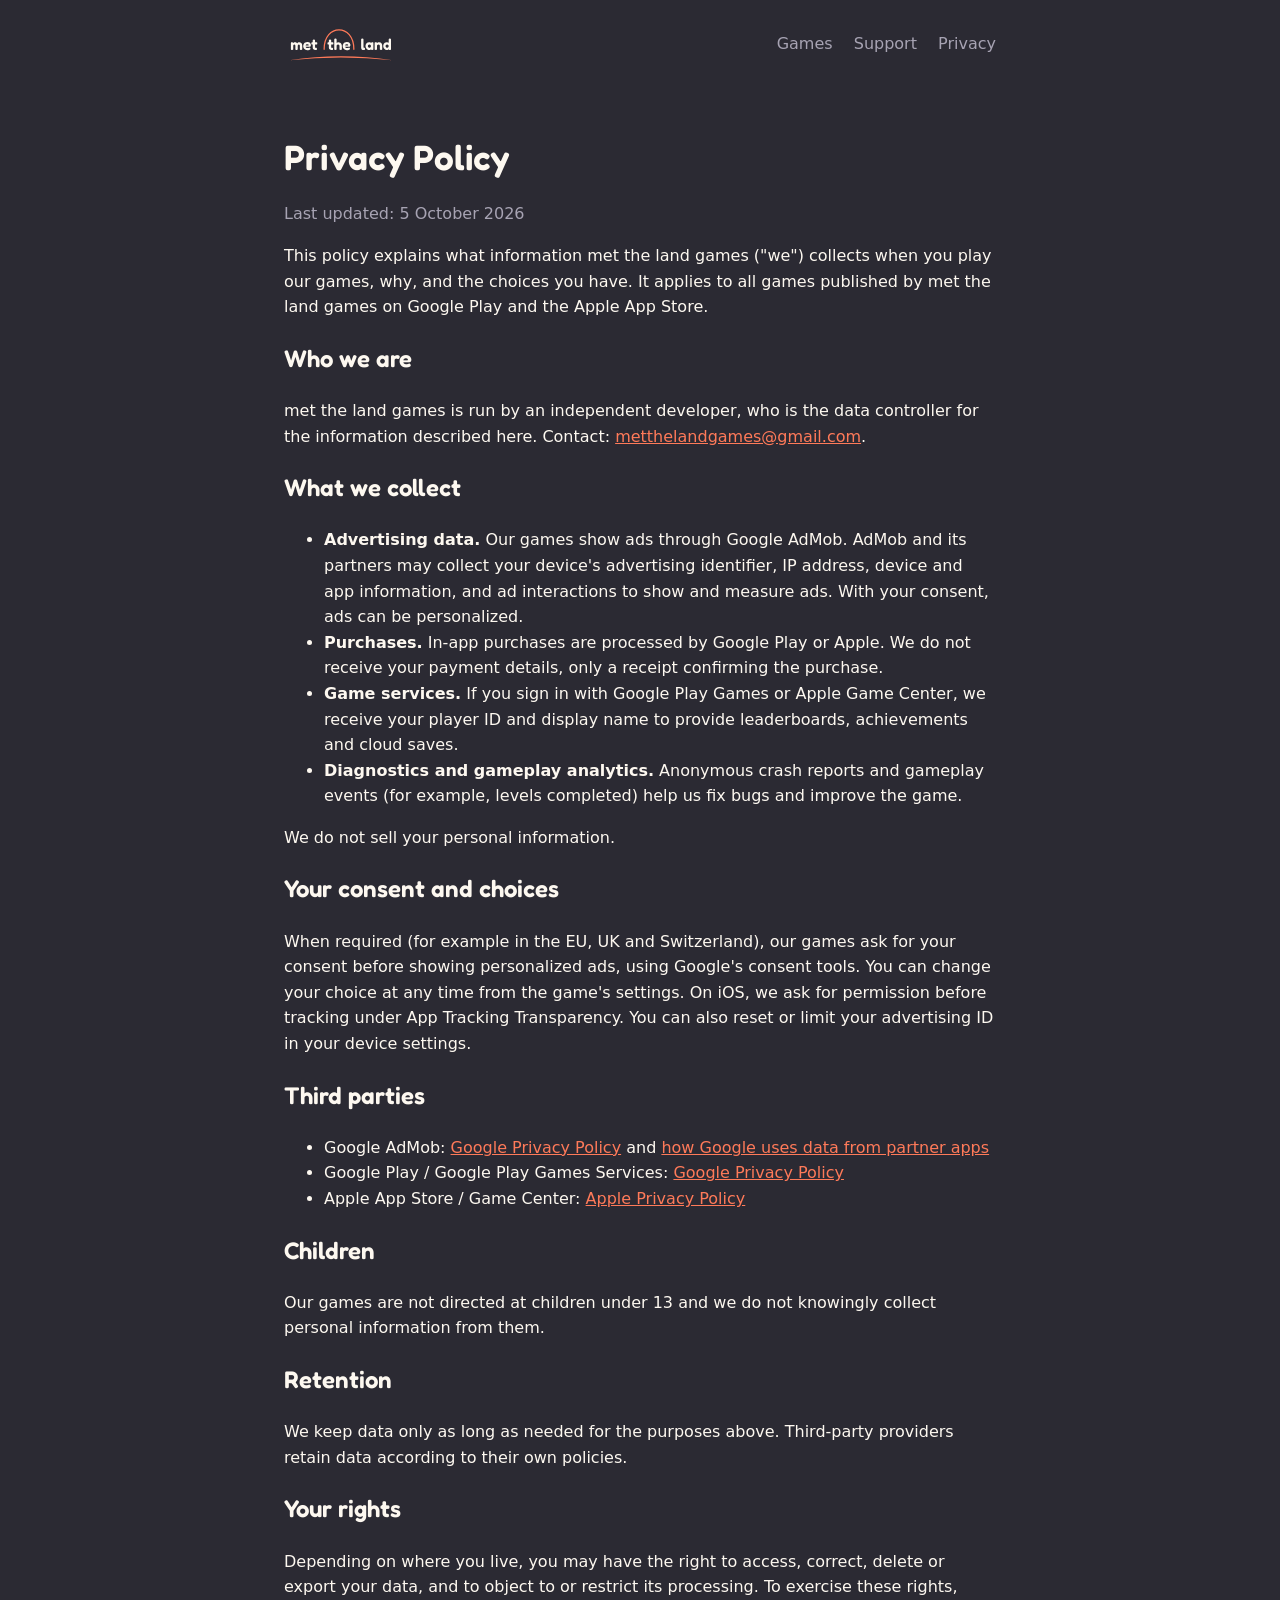
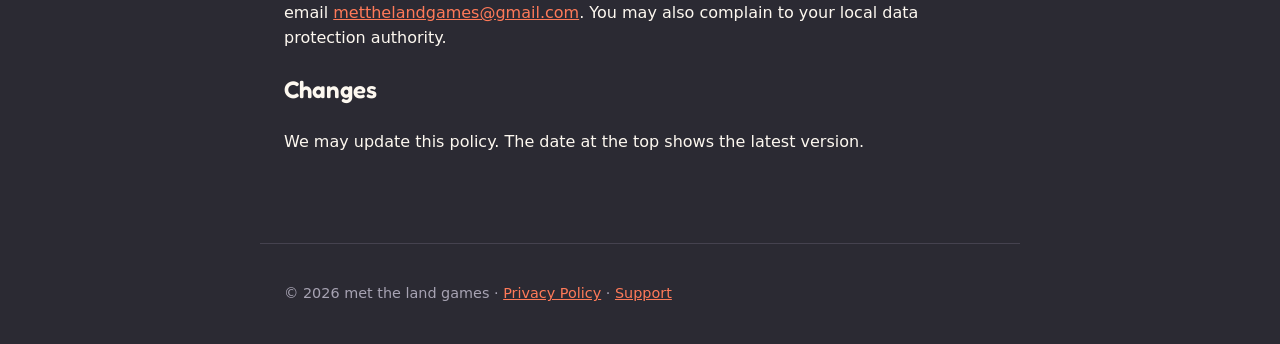
<file: privacy.html>
<!doctype html>
<html lang="en">
<head>
  <meta charset="utf-8">
  <meta name="viewport" content="width=device-width, initial-scale=1">
  <title>Privacy Policy · met the land games</title>
  <link rel="icon" href="/favicon.svg" type="image/svg+xml">
  <link rel="apple-touch-icon" href="/apple-touch-icon.png">
  <meta name="theme-color" content="#2b2a33">
  <link rel="stylesheet" href="/style.css">
</head>
<body>
  <header>
    <a class="logo" href="/"><img src="/logo.svg" alt="met the land games" height="40"></a>
    <nav>
      <a href="/#games">Games</a>
      <a href="/support.html">Support</a>
      <a href="/privacy.html">Privacy</a>
    </nav>
  </header>

  <main>
    <h1>Privacy Policy</h1>
    <p class="muted">Last updated: 5 October 2026</p>

    <p>This policy explains what information met the land games ("we") collects when you play our games,
    why, and the choices you have. It applies to all games published by met the land games on Google Play
    and the Apple App Store.</p>

    <h2>Who we are</h2>
    <p>met the land games is run by an independent developer, who is the data controller for the information described here. Contact:
    <a href="mailto:metthelandgames@gmail.com">metthelandgames@gmail.com</a>.</p>

    <h2>What we collect</h2>
    <ul>
      <li><strong>Advertising data.</strong> Our games show ads through Google AdMob. AdMob and its partners may
        collect your device's advertising identifier, IP address, device and app information, and ad
        interactions to show and measure ads. With your consent, ads can be personalized.</li>
      <li><strong>Purchases.</strong> In-app purchases are processed by Google Play or Apple. We do not receive your
        payment details, only a receipt confirming the purchase.</li>
      <li><strong>Game services.</strong> If you sign in with Google Play Games or Apple Game Center, we receive
        your player ID and display name to provide leaderboards, achievements and cloud saves.</li>
      <li><strong>Diagnostics and gameplay analytics.</strong> Anonymous crash reports and gameplay events (for example,
        levels completed) help us fix bugs and improve the game.</li>
    </ul>
    <p>We do not sell your personal information.</p>

    <h2>Your consent and choices</h2>
    <p>When required (for example in the EU, UK and Switzerland), our games ask for your consent before
    showing personalized ads, using Google's consent tools. You can change your choice at any time from the
    game's settings. On iOS, we ask for permission before tracking under App Tracking Transparency. You can
    also reset or limit your advertising ID in your device settings.</p>

    <h2>Third parties</h2>
    <ul>
      <li>Google AdMob: <a href="https://policies.google.com/privacy">Google Privacy Policy</a> and
        <a href="https://policies.google.com/technologies/partner-sites">how Google uses data from partner apps</a></li>
      <li>Google Play / Google Play Games Services: <a href="https://policies.google.com/privacy">Google Privacy Policy</a></li>
      <li>Apple App Store / Game Center: <a href="https://www.apple.com/legal/privacy/">Apple Privacy Policy</a></li>
    </ul>

    <h2>Children</h2>
    <p>Our games are not directed at children under 13 and we do not knowingly collect personal information from them.</p>

    <h2>Retention</h2>
    <p>We keep data only as long as needed for the purposes above. Third-party providers retain data
    according to their own policies.</p>

    <h2>Your rights</h2>
    <p>Depending on where you live, you may have the right to access, correct, delete or export your data,
    and to object to or restrict its processing. To exercise these rights, email
    <a href="mailto:metthelandgames@gmail.com">metthelandgames@gmail.com</a>. You may also complain to your local data protection authority.</p>

    <h2>Changes</h2>
    <p>We may update this policy. The date at the top shows the latest version.</p>
  </main>

  <footer>
    <p>&copy; 2026 met the land games &middot; <a href="/privacy.html">Privacy Policy</a> &middot; <a href="/support.html">Support</a></p>
  </footer>
</body>
</html>
</file>
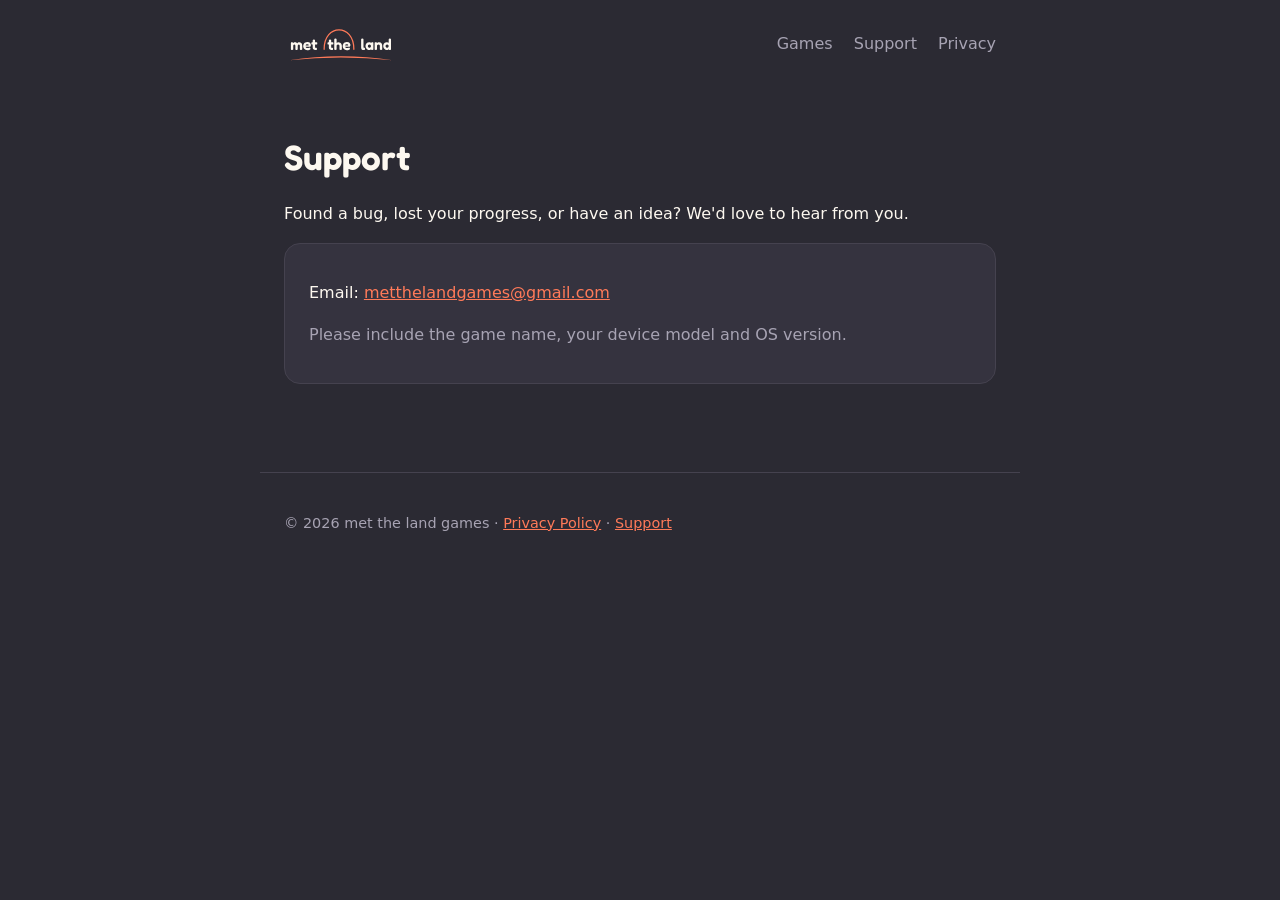
<file: support.html>
<!doctype html>
<html lang="en">
<head>
  <meta charset="utf-8">
  <meta name="viewport" content="width=device-width, initial-scale=1">
  <title>Support · met the land games</title>
  <link rel="icon" href="/favicon.svg" type="image/svg+xml">
  <link rel="apple-touch-icon" href="/apple-touch-icon.png">
  <meta name="theme-color" content="#2b2a33">
  <link rel="stylesheet" href="/style.css">
</head>
<body>
  <header>
    <a class="logo" href="/"><img src="/logo.svg" alt="met the land games" height="40"></a>
    <nav>
      <a href="/#games">Games</a>
      <a href="/support.html">Support</a>
      <a href="/privacy.html">Privacy</a>
    </nav>
  </header>

  <main>
    <h1>Support</h1>
    <p>Found a bug, lost your progress, or have an idea? We'd love to hear from you.</p>
    <div class="card">
      <p>Email: <a href="mailto:metthelandgames@gmail.com">metthelandgames@gmail.com</a></p>
      <p class="muted">Please include the game name, your device model and OS version.</p>
    </div>
  </main>

  <footer>
    <p>&copy; 2026 met the land games &middot; <a href="/privacy.html">Privacy Policy</a> &middot; <a href="/support.html">Support</a></p>
  </footer>
</body>
</html>
</file>
<file: style.css>
:root {
  --bg: #2b2a33;
  --fg: #fdf8f0;
  --muted: #a7a3b3;
  --accent: #ff7a59;
  --card: #35333f;
  --border: #45424f;
}

* { box-sizing: border-box; }

body {
  margin: 0;
  font-family: system-ui, -apple-system, "Segoe UI", Roboto, sans-serif;
  line-height: 1.6;
  color: var(--fg);
  background: var(--bg);
}

header, main, footer {
  max-width: 760px;
  margin: 0 auto;
  padding: 1.5rem;
}

header {
  display: flex;
  justify-content: space-between;
  align-items: center;
  flex-wrap: wrap;
  gap: 1rem;
}

.logo img { display: block; height: 40px; width: auto; }

nav a {
  color: var(--muted);
  text-decoration: none;
  margin-left: 1rem;
}

nav a:hover { color: var(--accent); }

h1 { font-size: 2.2rem; line-height: 1.2; }

a { color: var(--accent); }

.hero {
  text-align: center;
  padding: 2.5rem 0 1.5rem;
}

.hero img {
  width: min(420px, 90%);
  height: auto;
}

.hero h1 { margin: 1.5rem 0 0.25rem; }

.card {
  background: var(--card);
  border: 1px solid var(--border);
  border-radius: 16px;
  padding: 1.25rem 1.5rem;
  margin: 1rem 0;
}

.muted { color: var(--muted); }

footer {
  color: var(--muted);
  font-size: 0.9rem;
  border-top: 1px solid var(--border);
  margin-top: 3rem;
}

.game {
  display: flex;
  gap: 1.25rem;
  align-items: center;
  color: var(--fg);
  text-decoration: none;
}
.game:hover { border-color: var(--accent); }
.game img { border-radius: 22%; flex-shrink: 0; }
.game p { margin: 0.35rem 0; }
.game .store { color: var(--accent); font-size: 0.95rem; }

/* --- Game studio pages (home + one page per game) ------------------------- */

@font-face { font-family: "Fredoka"; src: url("/fonts/Fredoka-500.ttf") format("truetype"); font-weight: 500; font-display: swap; }
@font-face { font-family: "Fredoka"; src: url("/fonts/Fredoka-600.ttf") format("truetype"); font-weight: 600; font-display: swap; }

h1, h2, h3, .btn, .logo-text { font-family: "Fredoka", system-ui, sans-serif; font-weight: 600; }

html { scroll-behavior: smooth; }
@media (prefers-reduced-motion: reduce) { html { scroll-behavior: auto; } }

main.wide, header.wide, footer.wide { max-width: 1040px; }

.studio-hero {
  text-align: center;
  padding: 3.5rem 1rem 2.5rem;
}
.studio-hero img { width: min(480px, 88%); height: auto; }
.studio-hero h1 { font-size: clamp(2rem, 5vw, 3.2rem); margin: 1.75rem 0 0.5rem; }
.studio-hero p { font-size: 1.15rem; margin: 0; }

.game-grid {
  display: grid;
  grid-template-columns: repeat(auto-fit, minmax(300px, 1fr));
  gap: 1.5rem;
  margin: 1.5rem 0 2.5rem;
}
.game-card {
  display: flex;
  flex-direction: column;
  background: var(--card);
  border: 1px solid var(--border);
  border-radius: 20px;
  overflow: hidden;
  color: var(--fg);
  text-decoration: none;
  transition: transform 0.18s ease, border-color 0.18s ease, box-shadow 0.18s ease;
}
.game-card:hover, .game-card:focus-visible {
  transform: translateY(-4px);
  border-color: var(--accent);
  box-shadow: 0 14px 34px rgba(0, 0, 0, 0.35);
}
.game-card > img { display: block; width: 100%; height: auto; aspect-ratio: 1024 / 500; object-fit: cover; }
.game-card-body { display: flex; flex-direction: column; flex: 1; padding: 1.1rem 1.35rem 1.35rem; }
.game-card h3 { font-size: 1.35rem; margin: 0 0 0.35rem; }
.game-card p { margin: 0 0 1rem; color: var(--muted); }
.game-card .more { margin-top: auto; color: var(--accent); font-family: "Fredoka", system-ui, sans-serif; font-weight: 600; }

.game-banner { display: block; width: 100%; max-width: 720px; height: auto; margin: 0 auto; border-radius: 20px; }
.game-title { display: flex; gap: 1.25rem; align-items: center; margin: 1.5rem 0 1rem; }
.game-title img { width: 96px; height: 96px; border-radius: 22%; flex-shrink: 0; }
.game-title h1 { margin: 0; font-size: clamp(1.8rem, 5vw, 2.6rem); }
.game-title p { margin: 0.25rem 0 0; color: var(--muted); font-size: 1.1rem; }

.stores { display: flex; flex-wrap: wrap; align-items: center; gap: 0.5rem 0.75rem; margin: 0 0 2.5rem; }
.badge { display: block; transition: transform 0.15s ease; }
.badge:hover, .badge:focus-visible { transform: translateY(-2px); }
.badge img { display: block; }  /* Google's PNG has its clear space built in: 72 px tall shows as 48, the App Store badge's height. */
.legal { font-size: 0.8rem; }
.btn {
  display: inline-block;
  padding: 0.75rem 1.5rem;
  border-radius: 999px;
  background: var(--accent);
  color: var(--bg);
  text-decoration: none;
  font-size: 1.05rem;
  transition: transform 0.15s ease, filter 0.15s ease;
}
a.btn:hover, a.btn:focus-visible { transform: translateY(-2px); filter: brightness(1.08); }
.btn.soon { background: transparent; color: var(--muted); box-shadow: inset 0 0 0 2px var(--border); }

.section { margin: 2.5rem 0; }
.section h2 { font-size: 1.6rem; margin: 0 0 1rem; }

.trailer { display: block; width: 100%; aspect-ratio: 16 / 9; border-radius: 16px; background: #000; }

.shots {
  display: flex;
  gap: 1rem;
  overflow-x: auto;
  scroll-snap-type: x proximity;
  padding-bottom: 0.75rem;
}
.shots a { flex: 0 0 auto; scroll-snap-align: start; }
.shots img { display: block; height: min(70vh, 540px); width: auto; border-radius: 16px; border: 1px solid var(--border); }

.game-info { display: grid; grid-template-columns: 2fr 1fr; gap: 2.5rem; }
@media (max-width: 720px) { .game-info { grid-template-columns: 1fr; gap: 1rem; } }
.game-info ul { padding-left: 1.2rem; }
.game-info li { margin: 0.3rem 0; }
.facts { margin: 0; }
.facts dt { color: var(--muted); font-size: 0.9rem; margin-top: 1rem; }
.facts dt:first-child { margin-top: 0; }
.facts dd { margin: 0; }

.about-studio { text-align: center; max-width: 620px; margin: 3rem auto 1rem; }
</file>
